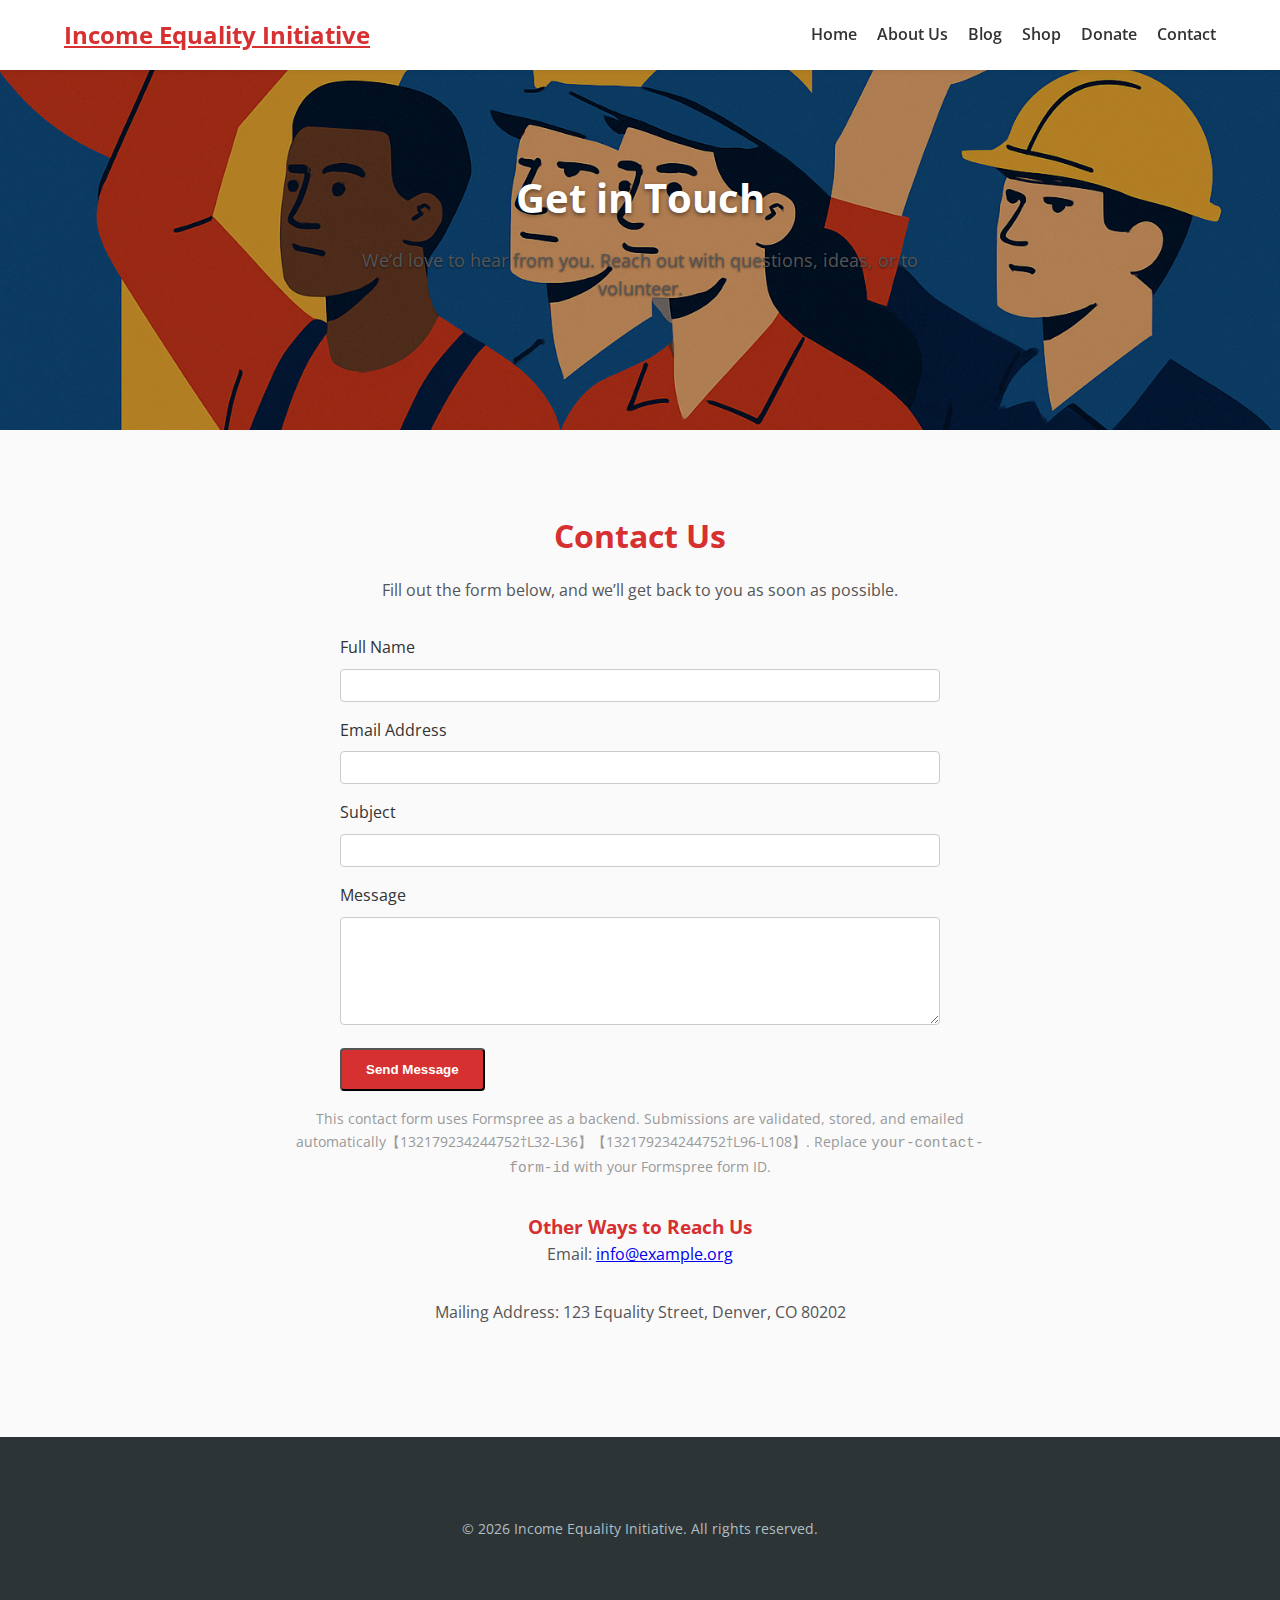
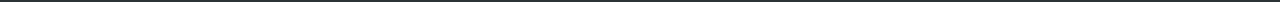
<file: contact.html>
<!DOCTYPE html>
<html lang="en">
  <head>
    <meta charset="UTF-8" />
    <meta name="viewport" content="width=device-width, initial-scale=1.0" />
    <title>Contact – Income Equality Initiative</title>
    <link rel="preconnect" href="https://fonts.gstatic.com" />
    <link
      href="https://fonts.googleapis.com/css2?family=Open+Sans:wght@400;600;700&display=swap"
      rel="stylesheet"
    />
    <link rel="stylesheet" href="styles.css" />
    <link
      rel="stylesheet"
      href="https://cdnjs.cloudflare.com/ajax/libs/font-awesome/6.5.0/css/all.min.css"
      integrity="sha512-12ckpQv4DFAudTgf/LjIYE26gQFPjhm4+nIsScftKK0fsWyfWa9/q7FsBoKo5wxrMyhpJxLKaJI3dUZY8vMXtw=="
      crossorigin="anonymous"
      referrerpolicy="no-referrer"
    />
  </head>
  <body>
    <header>
      <div class="container navbar">
        <a href="index.html" class="logo">Income Equality Initiative</a>
        <nav>
          <div class="hamburger">
            <span></span>
            <span></span>
            <span></span>
          </div>
          <div class="nav-links">
            <a href="index.html">Home</a>
            <a href="about.html">About Us</a>
            <a href="blog.html">Blog</a>
            <a href="shop.html">Shop</a>
            <a href="donate.html">Donate</a>
            <a href="contact.html" class="active">Contact</a>
          </div>
        </nav>
      </div>
    </header>

    <!-- Contact Hero -->
    <section class="hero" style="min-height:40vh;">
      <img src="images/hero.png" alt="Contact hero" />
      <div class="hero-content">
        <h1>Get in Touch</h1>
        <p>
          We’d love to hear from you. Reach out with questions, ideas, or to
          volunteer.
        </p>
      </div>
    </section>

    <section>
      <div class="container">
        <h2>Contact Us</h2>
        <p>
          Fill out the form below, and we’ll get back to you as soon as
          possible.
        </p>
        <form
          action="https://formspree.io/f/your-contact-form-id"
          method="POST"
          style="max-width:600px;margin:0 auto;text-align:left;"
        >
          <label for="fullname" style="display:block;margin-bottom:0.5rem;">Full Name</label>
          <input
            type="text"
            id="fullname"
            name="name"
            required
            style="width:100%;padding:0.5rem;margin-bottom:1rem;border:1px solid #ccc;border-radius:4px;"
          />
          <label for="email" style="display:block;margin-bottom:0.5rem;">Email Address</label>
          <input
            type="email"
            id="email"
            name="email"
            required
            style="width:100%;padding:0.5rem;margin-bottom:1rem;border:1px solid #ccc;border-radius:4px;"
          />
          <label for="subject" style="display:block;margin-bottom:0.5rem;">Subject</label>
          <input
            type="text"
            id="subject"
            name="subject"
            required
            style="width:100%;padding:0.5rem;margin-bottom:1rem;border:1px solid #ccc;border-radius:4px;"
          />
          <label for="message" style="display:block;margin-bottom:0.5rem;">Message</label>
          <textarea
            id="message"
            name="message"
            rows="6"
            required
            style="width:100%;padding:0.5rem;margin-bottom:1rem;border:1px solid #ccc;border-radius:4px;resize:vertical;"
          ></textarea>
          <button type="submit" class="btn btn-primary">Send Message</button>
        </form>
        <p style="margin-top:1rem;font-size:0.9rem;color:#999;">
          This contact form uses Formspree as a backend. Submissions are
          validated, stored, and emailed automatically【132179234244752†L32-L36】【132179234244752†L96-L108】. Replace
          <code>your-contact-form-id</code> with your Formspree form ID.
        </p>
        <div style="margin-top:2rem;text-align:center;">
          <h3 style="color:#d63031;">Other Ways to Reach Us</h3>
          <p>Email: <a href="mailto:info@example.org">info@example.org</a></p>
          <p>Mailing Address: 123 Equality Street, Denver, CO 80202</p>
        </div>
      </div>
    </section>

    <footer>
      <div class="container footer-content">
        <div class="socials">
          <a href="#" aria-label="Facebook"><i class="fab fa-facebook"></i></a>
          <a href="#" aria-label="Twitter"><i class="fab fa-twitter"></i></a>
          <a href="#" aria-label="Instagram"><i class="fab fa-instagram"></i></a>
          <a href="#" aria-label="YouTube"><i class="fab fa-youtube"></i></a>
        </div>
        <p>
          &copy; <span id="current-year"></span> Income Equality Initiative. All
          rights reserved.
        </p>
      </div>
    </footer>
    <script src="scripts.js"></script>
  </body>
</html>
</file>
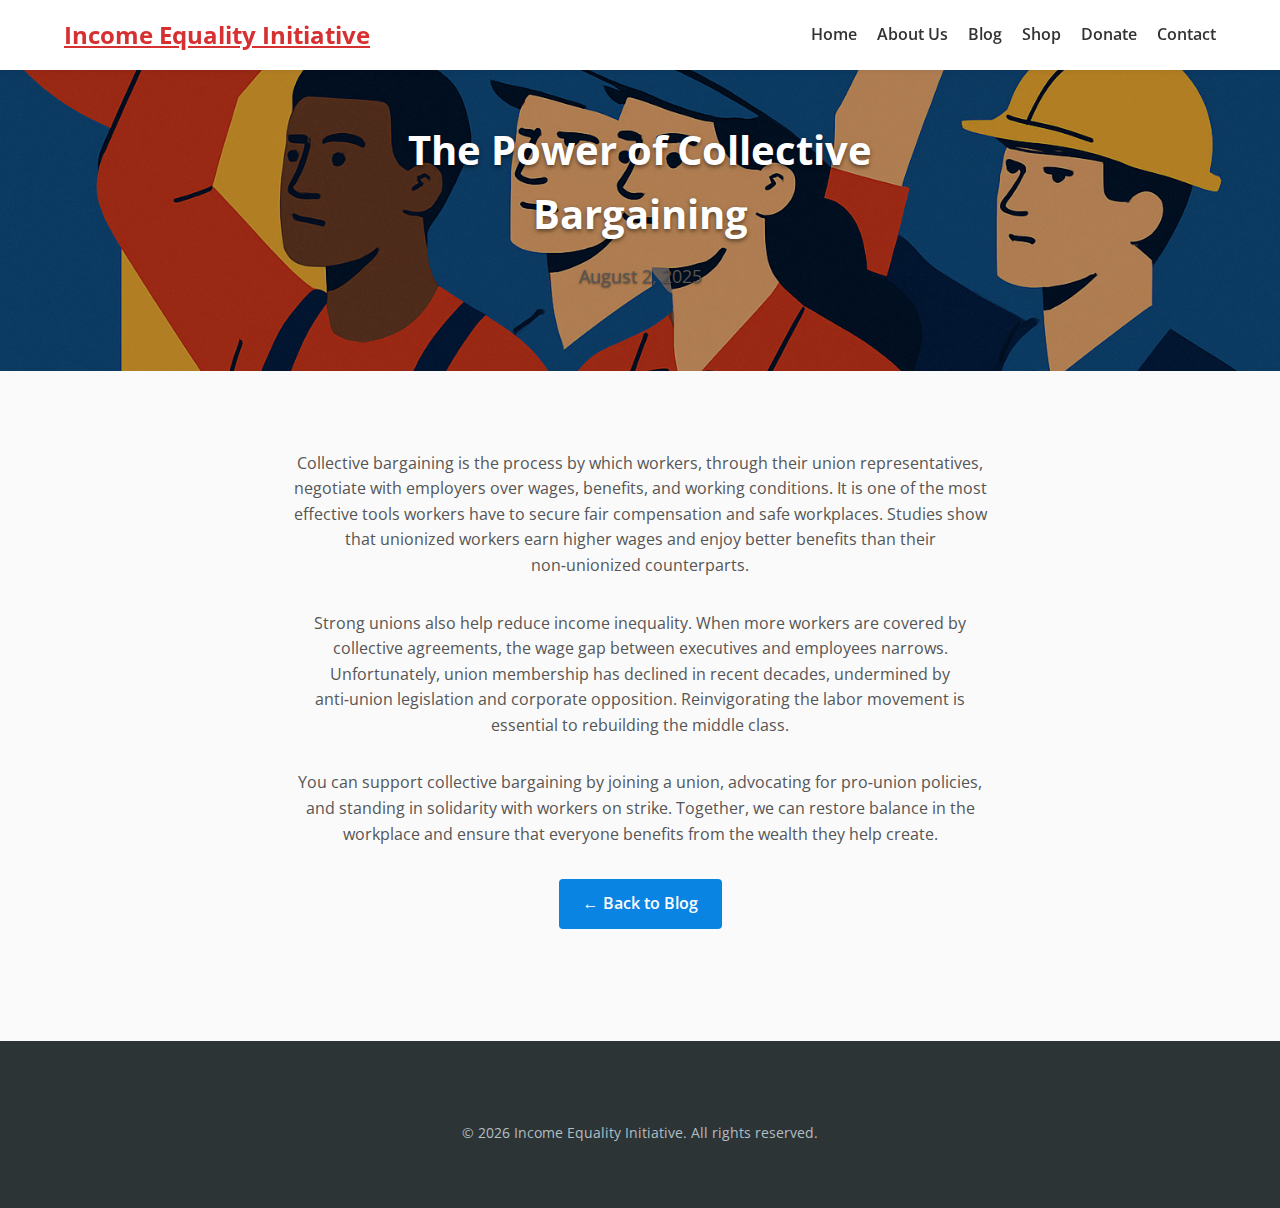
<file: posts/collective-bargaining.html>
<!DOCTYPE html>
<html lang="en">
  <head>
    <meta charset="UTF-8" />
    <meta name="viewport" content="width=device-width, initial-scale=1.0" />
    <title>The Power of Collective Bargaining – Income Equality Initiative</title>
    <link rel="preconnect" href="https://fonts.gstatic.com" />
    <link
      href="https://fonts.googleapis.com/css2?family=Open+Sans:wght@400;600;700&display=swap"
      rel="stylesheet"
    />
    <link rel="stylesheet" href="../styles.css" />
    <link
      rel="stylesheet"
      href="https://cdnjs.cloudflare.com/ajax/libs/font-awesome/6.5.0/css/all.min.css"
      integrity="sha512-12ckpQv4DFAudTgf/LjIYE26gQFPjhm4+nIsScftKK0fsWyfWa9/q7FsBoKo5wxrMyhpJxLKaJI3dUZY8vMXtw=="
      crossorigin="anonymous"
      referrerpolicy="no-referrer"
    />
  </head>
  <body>
    <header>
      <div class="container navbar">
        <a href="../index.html" class="logo">Income Equality Initiative</a>
        <nav>
          <div class="hamburger">
            <span></span>
            <span></span>
            <span></span>
          </div>
          <div class="nav-links">
            <a href="../index.html">Home</a>
            <a href="../about.html">About Us</a>
            <a href="../blog.html" class="active">Blog</a>
            <a href="../shop.html">Shop</a>
            <a href="../donate.html">Donate</a>
            <a href="../contact.html">Contact</a>
          </div>
        </nav>
      </div>
    </header>

    <section class="hero" style="min-height:30vh;">
      <img src="../images/hero.png" alt="Collective bargaining" />
      <div class="hero-content">
        <h1>The Power of Collective Bargaining</h1>
        <p>August 2, 2025</p>
      </div>
    </section>

    <section>
      <div class="container" style="max-width:800px;">
        <p>
          Collective bargaining is the process by which workers, through their
          union representatives, negotiate with employers over wages, benefits,
          and working conditions. It is one of the most effective tools workers
          have to secure fair compensation and safe workplaces. Studies show that
          unionized workers earn higher wages and enjoy better benefits than
          their non‑unionized counterparts.
        </p>
        <p>
          Strong unions also help reduce income inequality. When more workers are
          covered by collective agreements, the wage gap between executives and
          employees narrows. Unfortunately, union membership has declined in
          recent decades, undermined by anti‑union legislation and corporate
          opposition. Reinvigorating the labor movement is essential to
          rebuilding the middle class.
        </p>
        <p>
          You can support collective bargaining by joining a union, advocating
          for pro‑union policies, and standing in solidarity with workers on
          strike. Together, we can restore balance in the workplace and ensure
          that everyone benefits from the wealth they help create.
        </p>
        <p><a href="../blog.html" class="btn btn-secondary">← Back to Blog</a></p>
      </div>
    </section>
    <footer>
      <div class="container footer-content">
        <div class="socials">
          <a href="#" aria-label="Facebook"><i class="fab fa-facebook"></i></a>
          <a href="#" aria-label="Twitter"><i class="fab fa-twitter"></i></a>
          <a href="#" aria-label="Instagram"><i class="fab fa-instagram"></i></a>
          <a href="#" aria-label="YouTube"><i class="fab fa-youtube"></i></a>
        </div>
        <p>
          &copy; <span id="current-year"></span> Income Equality Initiative. All
          rights reserved.
        </p>
      </div>
    </footer>
    <script src="../scripts.js"></script>
  </body>
</html>
</file>
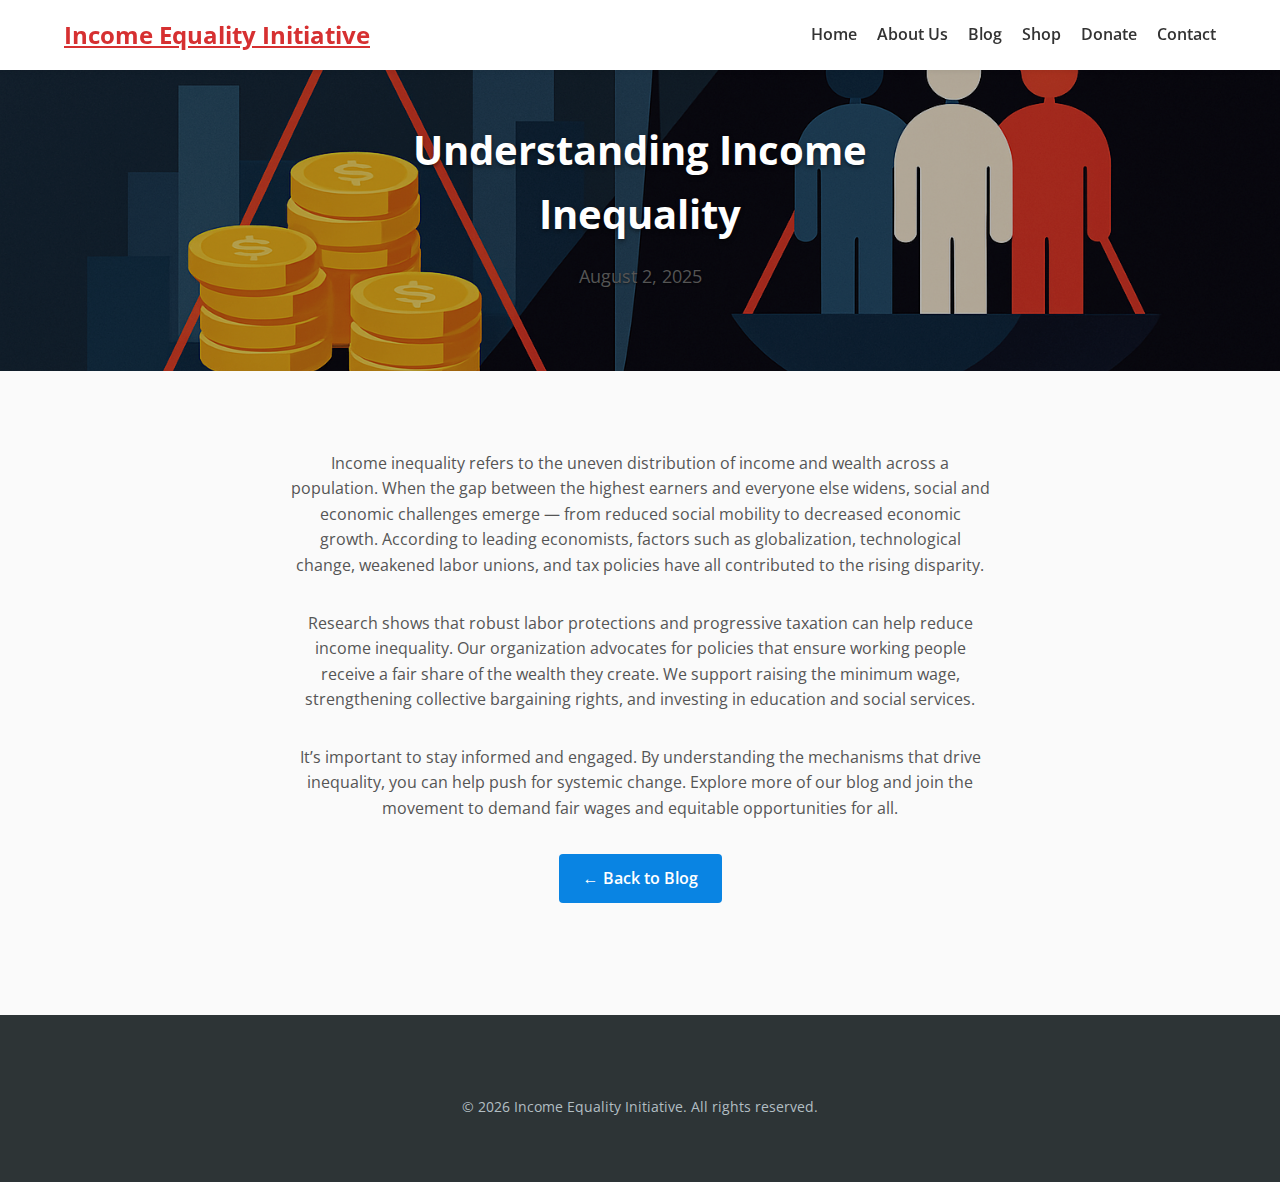
<file: posts/understanding-income-inequality.html>
<!DOCTYPE html>
<html lang="en">
  <head>
    <meta charset="UTF-8" />
    <meta name="viewport" content="width=device-width, initial-scale=1.0" />
    <title>Understanding Income Inequality – Income Equality Initiative</title>
    <link rel="preconnect" href="https://fonts.gstatic.com" />
    <link
      href="https://fonts.googleapis.com/css2?family=Open+Sans:wght@400;600;700&display=swap"
      rel="stylesheet"
    />
    <link rel="stylesheet" href="../styles.css" />
    <link
      rel="stylesheet"
      href="https://cdnjs.cloudflare.com/ajax/libs/font-awesome/6.5.0/css/all.min.css"
      integrity="sha512-12ckpQv4DFAudTgf/LjIYE26gQFPjhm4+nIsScftKK0fsWyfWa9/q7FsBoKo5wxrMyhpJxLKaJI3dUZY8vMXtw=="
      crossorigin="anonymous"
      referrerpolicy="no-referrer"
    />
  </head>
  <body>
    <header>
      <div class="container navbar">
        <a href="../index.html" class="logo">Income Equality Initiative</a>
        <nav>
          <div class="hamburger">
            <span></span>
            <span></span>
            <span></span>
          </div>
          <div class="nav-links">
            <a href="../index.html">Home</a>
            <a href="../about.html">About Us</a>
            <a href="../blog.html" class="active">Blog</a>
            <a href="../shop.html">Shop</a>
            <a href="../donate.html">Donate</a>
            <a href="../contact.html">Contact</a>
          </div>
        </nav>
      </div>
    </header>

    <section class="hero" style="min-height:30vh;">
      <img src="../images/inequality.png" alt="Income inequality" />
      <div class="hero-content">
        <h1>Understanding Income Inequality</h1>
        <p>August 2, 2025</p>
      </div>
    </section>

    <section>
      <div class="container" style="max-width:800px;">
        <p>
          Income inequality refers to the uneven distribution of income and wealth
          across a population. When the gap between the highest earners and
          everyone else widens, social and economic challenges emerge — from
          reduced social mobility to decreased economic growth. According to
          leading economists, factors such as globalization, technological
          change, weakened labor unions, and tax policies have all contributed to
          the rising disparity.
        </p>
        <p>
          Research shows that robust labor protections and progressive taxation
          can help reduce income inequality. Our organization advocates for
          policies that ensure working people receive a fair share of the wealth
          they create. We support raising the minimum wage, strengthening
          collective bargaining rights, and investing in education and social
          services.
        </p>
        <p>
          It’s important to stay informed and engaged. By understanding the
          mechanisms that drive inequality, you can help push for systemic
          change. Explore more of our blog and join the movement to demand fair
          wages and equitable opportunities for all.
        </p>
        <p><a href="../blog.html" class="btn btn-secondary">← Back to Blog</a></p>
      </div>
    </section>
    <footer>
      <div class="container footer-content">
        <div class="socials">
          <a href="#" aria-label="Facebook"><i class="fab fa-facebook"></i></a>
          <a href="#" aria-label="Twitter"><i class="fab fa-twitter"></i></a>
          <a href="#" aria-label="Instagram"><i class="fab fa-instagram"></i></a>
          <a href="#" aria-label="YouTube"><i class="fab fa-youtube"></i></a>
        </div>
        <p>
          &copy; <span id="current-year"></span> Income Equality Initiative. All
          rights reserved.
        </p>
      </div>
    </footer>
    <script src="../scripts.js"></script>
  </body>
</html>
</file>
<file: styles.css>
/* Basic CSS styling for Income Equality Initiative website */

/* Reset some default browser styles */
* {
  margin: 0;
  padding: 0;
  box-sizing: border-box;
}

html, body {
  font-family: 'Open Sans', Arial, sans-serif;
  line-height: 1.6;
  color: #333;
  background-color: #fafafa;
}

/* Utility classes */
.container {
  width: 90%;
  max-width: 1200px;
  margin: 0 auto;
  padding: 2rem 0;
}

.btn {
  display: inline-block;
  padding: 0.75rem 1.5rem;
  border-radius: 4px;
  text-decoration: none;
  font-weight: 600;
  transition: background-color 0.3s ease;
}

.btn-primary {
  background-color: #d63031;
  color: #fff;
}

.btn-primary:hover {
  background-color: #a12525;
}

.btn-secondary {
  background-color: #0984e3;
  color: #fff;
}

.btn-secondary:hover {
  background-color: #075a98;
}

/* Header and navigation */
header {
  background-color: #ffffff;
  box-shadow: 0 2px 4px rgba(0, 0, 0, 0.05);
  position: sticky;
  top: 0;
  z-index: 1000;
}

.navbar {
  display: flex;
  justify-content: space-between;
  align-items: center;
  padding: 1rem 0;
}

.logo {
  font-size: 1.5rem;
  font-weight: bold;
  color: #d63031;
}

.nav-links {
  display: flex;
  gap: 1.25rem;
}

.nav-links a {
  color: #333;
  text-decoration: none;
  font-weight: 600;
  position: relative;
}

.nav-links a::after {
  content: '';
  position: absolute;
  left: 0;
  bottom: -4px;
  width: 0;
  height: 2px;
  background-color: #d63031;
  transition: width 0.3s ease;
}

.nav-links a:hover::after,
.nav-links a:focus::after {
  width: 100%;
}

/* Mobile navigation toggle */
.hamburger {
  display: none;
  flex-direction: column;
  cursor: pointer;
}

.hamburger span {
  height: 3px;
  width: 25px;
  background: #333;
  margin-bottom: 5px;
  border-radius: 5px;
  transition: all 0.3s ease;
}

/* Hero section */
.hero {
  display: flex;
  flex-direction: column;
  justify-content: center;
  align-items: center;
  text-align: center;
  min-height: 75vh;
  background: #fff;
  position: relative;
  overflow: hidden;
}

.hero img {
  position: absolute;
  top: 0;
  left: 0;
  width: 100%;
  height: 100%;
  object-fit: cover;
  filter: brightness(0.7);
}

.hero-content {
  position: relative;
  z-index: 2;
  max-width: 600px;
  color: #fff;
}

.hero-content h1 {
  font-size: 2.5rem;
  margin-bottom: 1rem;
  text-shadow: 0 2px 4px rgba(0, 0, 0, 0.5);
}

.hero-content p {
  font-size: 1.1rem;
  margin-bottom: 2rem;
  text-shadow: 0 1px 2px rgba(0, 0, 0, 0.5);
}

/* Sections */
section {
  padding: 3rem 0;
}

section h2 {
  text-align: center;
  font-size: 2rem;
  color: #d63031;
  margin-bottom: 1rem;
}

section p {
  text-align: center;
  max-width: 700px;
  margin: 0 auto 2rem;
  color: #555;
}

/* Features section */
.features {
  display: grid;
  grid-template-columns: repeat(auto-fit, minmax(250px, 1fr));
  gap: 2rem;
  margin-top: 2rem;
}

.feature {
  background: #fff;
  border-radius: 8px;
  padding: 1.5rem;
  box-shadow: 0 2px 4px rgba(0, 0, 0, 0.05);
  text-align: center;
}

.feature img {
  width: 60px;
  height: 60px;
  margin-bottom: 1rem;
}

.feature h3 {
  font-size: 1.25rem;
  margin-bottom: 0.5rem;
  color: #333;
}

/* Blog preview cards */
.blog-preview {
  display: grid;
  grid-template-columns: repeat(auto-fit, minmax(300px, 1fr));
  gap: 2rem;
  margin-top: 2rem;
}

.post-card {
  background: #fff;
  border-radius: 8px;
  overflow: hidden;
  box-shadow: 0 2px 4px rgba(0, 0, 0, 0.05);
  transition: transform 0.2s ease;
}

.post-card:hover {
  transform: translateY(-4px);
}

.post-card img {
  width: 100%;
  height: 200px;
  object-fit: cover;
}

.post-card .post-content {
  padding: 1rem;
}

.post-card .post-content h3 {
  font-size: 1.25rem;
  margin-bottom: 0.5rem;
  color: #d63031;
}

.post-card .post-content p {
  font-size: 0.95rem;
  color: #555;
  margin-bottom: 1rem;
}

.post-card .post-content a {
  color: #0984e3;
  text-decoration: none;
  font-weight: 600;
}

/* Footer */
footer {
  background-color: #2d3436;
  color: #dfe6e9;
  padding: 2rem 0;
}

footer .footer-content {
  display: flex;
  flex-direction: column;
  align-items: center;
  text-align: center;
  gap: 1rem;
}

footer .socials {
  display: flex;
  gap: 1rem;
}

footer .socials a {
  color: #dfe6e9;
  font-size: 1.25rem;
  transition: color 0.3s ease;
}

footer .socials a:hover {
  color: #0984e3;
}

footer p {
  font-size: 0.9rem;
  color: #b2bec3;
}

/* Responsive design */
@media (max-width: 768px) {
  .nav-links {
    position: absolute;
    top: 60px;
    right: 0;
    background: #ffffff;
    flex-direction: column;
    width: 200px;
    border: 1px solid #ddd;
    box-shadow: 0 2px 4px rgba(0, 0, 0, 0.05);
    display: none;
  }

  .nav-links a {
    padding: 1rem;
    border-bottom: 1px solid #f0f0f0;
  }

  .nav-links a:last-child {
    border-bottom: none;
  }

  .hamburger {
    display: flex;
  }
}
</file>
